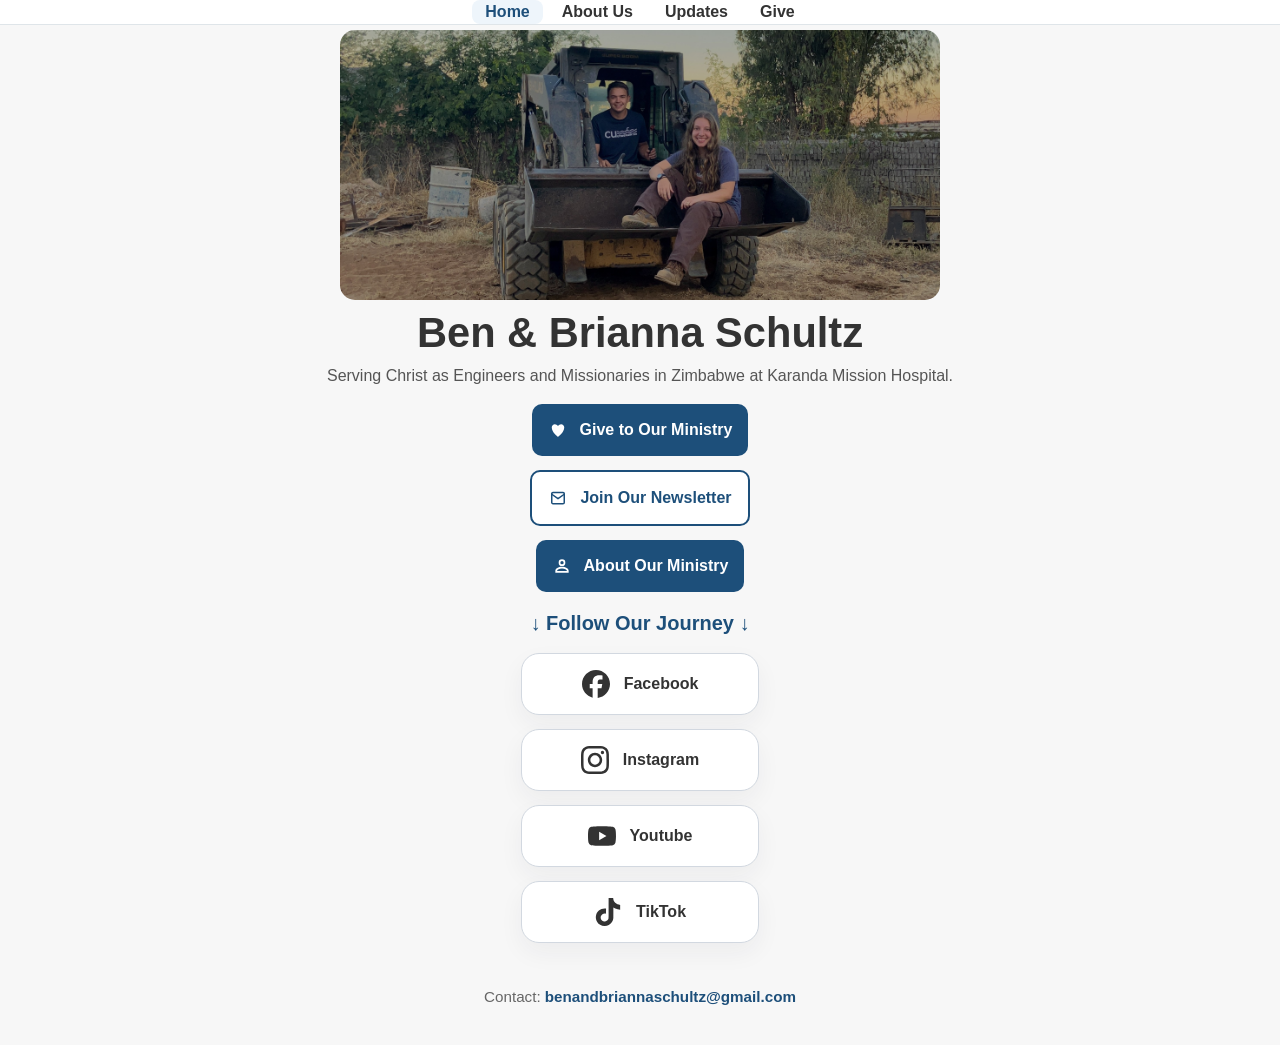
<file: index.html>
<!DOCTYPE html>
<html lang="en">
<head>
    <meta charset="UTF-8">
    <meta name="viewport" content="width=device-width, initial-scale=1.0">
    <title>Schultz Mission</title>

    <link rel="stylesheet" href="css/style.css">

</head>
<body>

    <!-- Shared navigation header used by the About and Updates pages. -->
    <header class="site-header index-header">

        <nav class="site-nav" aria-label="Main navigation">

            <!-- Home is the current page. -->
            <a class="active" aria-current="page">
                Home
            </a>

            <!-- Link to the ministry information page. -->
            <a href="about.html">
                About Us
            </a>

            <!-- Link to the previous mission updates. -->
            <a href="updates.html">
                Updates
            </a>

            <!-- External giving link opens separately from the website. -->
            <a class="nav-give"
               href="https://give.team.org/fundraiser/7651644"
               target="_blank"
               rel="noopener">
                Give
            </a>

        </nav>

    </header>

    <header class="hero">

        <img src="images/skidPic7.jpg"
             alt="Ben and Brianna Schultz">

        <h1>Ben &amp; Brianna Schultz</h1>

        <p class="tagline">
            Serving Christ as Engineers and Missionaries in Zimbabwe at Karanda Mission Hospital.
        </p>

        <nav class="primary-links">

            <a class="primary-button" href="https://give.team.org/fundraiser/7651644"
                target="_blank"
                rel="noopener">
                <span class="button-icon" aria-hidden="true">
                    <svg viewBox="0 0 24 24" fill="currentColor" xmlns="http://www.w3.org/2000/svg">
                        <path d="M12 20.25C12 20.25 4.5 15.25 4.5 8.75C4.5 6.67893 6.17893 5 8.25 5C9.716 5 10.895 5.839 12 7.25C13.105 5.839 14.284 5 15.75 5C17.8211 5 19.5 6.67893 19.5 8.75C19.5 15.25 12 20.25 12 20.25Z"/>
                    </svg>
                </span>
                <span>Give to Our Ministry</span>
            </a>

            <a class="secondary-button" href="http://eepurl.com/jtF0Jk"
                target="_blank"
                rel="noopener">
                <span class="button-icon" aria-hidden="true">
                    <svg viewBox="0 0 24 24" fill="none" xmlns="http://www.w3.org/2000/svg">
                        <path d="M4.5 6.75C4.5 5.92157 5.17157 5.25 6 5.25H18C18.8284 5.25 19.5 5.92157 19.5 6.75V17.25C19.5 18.0784 18.8284 18.75 18 18.75H6C5.17157 18.75 4.5 18.0784 4.5 17.25V6.75Z" stroke="currentColor" stroke-width="1.8" stroke-linecap="round" stroke-linejoin="round"/>
                        <path d="M4.5 7.5L12 12.75L19.5 7.5" stroke="currentColor" stroke-width="1.8" stroke-linecap="round" stroke-linejoin="round"/>
                    </svg>
                </span>
                <span>Join Our Newsletter</span>
            </a>

            <a class="tertiary-button" href="about.html">
                <span class="button-icon" aria-hidden="true">
                    <svg viewBox="0 0 24 24" fill="currentColor" xmlns="http://www.w3.org/2000/svg">
                        <path d="M12 12a4 4 0 1 0 0-8 4 4 0 0 0 0 8Zm0-6a2 2 0 1 1 0 4 2 2 0 0 1 0-4Zm0 7c-4.42 0-8 2.24-8 5v2h16v-2c0-2.76-3.58-5-8-5Zm-6 5c.36-1.49 2.76-3 6-3s5.64 1.51 6 3H6Z"/>
                    </svg>
                </span>
                <span>About Our Ministry</span>
            </a>

        </nav>

    </header>

    <main>
        <section class="social-section">
            <h2>↓ Follow Our Journey ↓</h2>

            <nav class="social-links">

                <a href="https://www.facebook.com/share/1HmLzoKZc4/?mibextid=wwXIfr"
                    target="_blank"
                    rel="noopener"> 
                    <span class="social-icon facebook" aria-hidden="true"></span>
                    <span>Facebook</span>
                </a>
                <a href="https://www.instagram.com/benandbri?igsh=dWRpb3cwbnpnN3Vt&utm_source=qr"
                    target="_blank"
                    rel="noopener"> 
                    <span class="social-icon instagram" aria-hidden="true"></span>
                    <span>Instagram</span>
                </a>

                <a href="https://youtube.com/@benandbrischultz?si=tjRYMle5JvNMGNih"
                    target="_blank"
                    rel="noopener">
                    <span class="social-icon youtube" aria-hidden="true"></span>
                    <span>Youtube</span>
                </a>

                <a href="https://www.tiktok.com/@benandbrischultz?_r=1&_t=ZS-97rFDQYE82y"
                    target="_blank"
                    rel="noopener">
                    <span class="social-icon tiktok" aria-hidden="true"></span>
                    <span>TikTok</span>
                </a>

            </nav>
        </section>
    </main>

    <footer>
        <p class="contact">
            Contact:
            <a href="mailto:benandbriannaschultz@gmail.com">
                benandbriannaschultz@gmail.com
            </a>
        </p>
    </footer>

</body>
</html>
</file>
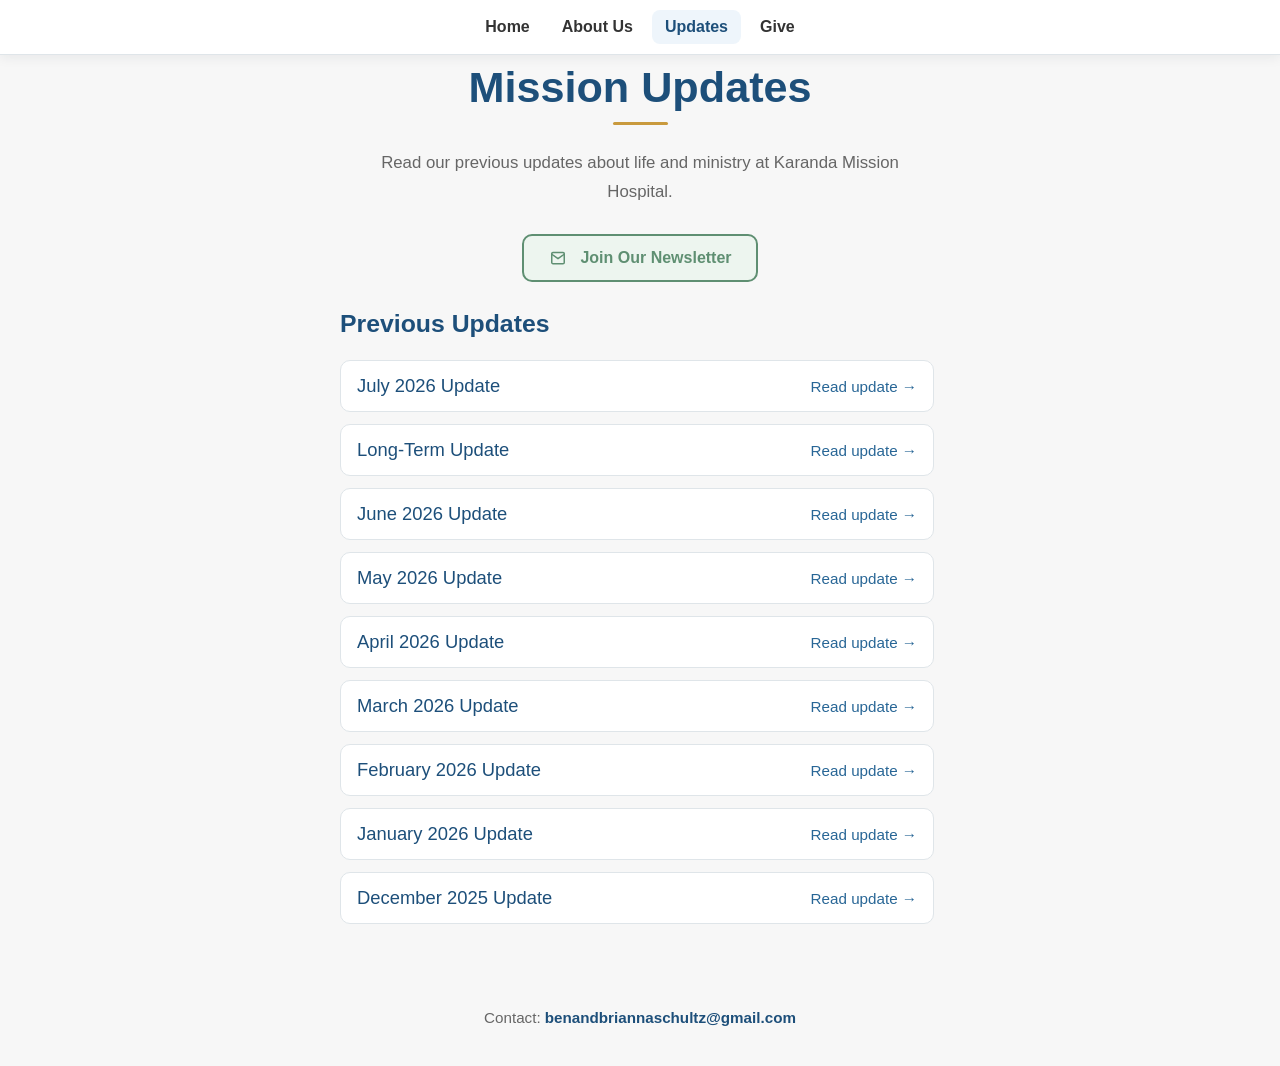
<file: updates.html>
<!--Updates page for mission website-->
<!DOCTYPE html>
<html lang="en">

<head>

    <!-- ==========================================================
    BASIC PAGE INFORMATION
    =========================================================== -->

    <!-- Tells the browser this page uses modern HTML -->
    <meta charset="UTF-8">

    <!-- Makes the website display properly on phones/tablets -->
    <meta name="viewport" content="width=device-width, initial-scale=1.0">

    <!-- Text shown in the browser tab -->
    <title>Mission Updates | Schultz Mission</title>

    <!-- ==========================================================
    SHARED WEBSITE CSS
    This is the same CSS file used by the main page.
    =========================================================== -->

    <link rel="stylesheet" href="css/style.css">

</head>


<body>

    <!-- ==========================================================
    WEBSITE HEADER
    ===========================================================

    This header will appear on the other pages of the website too.

    The goal is to give visitors a consistent way to move around
    the website regardless of which page they are currently viewing.

    Navigation:

        Home      -> returns to the main traffic-hub page
        About Us  -> current page
        Updates   -> takes visitors to past ministry updates
        Give      -> takes visitors to the external giving page

    =========================================================== -->

    <header class="site-header">

        <!-- Website / Ministry Name -->
        <!-- removing the title for now...
        <div class="site-title">
            <a href="index.html">
                Schultz Mission
            </a>
        </div>
        -->

        <!-- ======================================================
        MAIN WEBSITE NAVIGATION

        These are links to OTHER PAGES or IMPORTANT DESTINATIONS.

        Because all of these files are part of the same website,
        we can link to them using their filenames.

        Example:

            href="index.html"

        means:

            "Go to index.html in this same website."

        ======================================================= -->

        <nav class="site-nav">

            <!-- HOME -->
            <a href="index.html">
                Home
            </a>

            <a href="about.html">
                About Us
            </a>

            <a class="active" aria-current="page">
                Updates
            </a>

            <a class="nav-give"
               href="https://give.team.org/fundraiser/7651644"
               target="_blank"
               rel="noopener">

                Give

            </a>

        </nav>

    </header>


    <!-- ==========================================================
    MAIN PAGE CONTENT
    ===========================================================

    Everything specific to the About Us page goes inside <main>.

    This helps keep the website organized and is good semantic HTML.

    =========================================================== -->

    <main class="updates-page">

        <!-- This introduction tells visitors what this page is for. -->
        <section class="updates-intro">
            <!-- This is the main heading for the updates hub. -->
            <h1>Mission Updates</h1>
            <!-- This sentence gives context before the links begin. -->
            <p>Read our previous updates about life and ministry at Karanda Mission Hospital.</p>
        </section>

        <!-- This link invites visitors to receive future mission updates by email. -->
        <a class="updates-newsletter-button"
           href="http://eepurl.com/jtF0Jk"
           target="_blank"
           rel="noopener">
            <!-- The envelope icon gives the newsletter action a quick visual cue. -->
            <span class="button-icon" aria-hidden="true">
                <svg viewBox="0 0 24 24" fill="none" xmlns="http://www.w3.org/2000/svg">
                    <path d="M4.5 6.75C4.5 5.92157 5.17157 5.25 6 5.25H18C18.8284 5.25 19.5 5.92157 19.5 6.75V17.25C19.5 18.0784 18.8284 18.75 18 18.75H6C5.17157 18.75 4.5 18.0784 4.5 17.25V6.75Z" stroke="currentColor" stroke-width="1.8" stroke-linecap="round" stroke-linejoin="round"/>
                    <path d="M4.5 7.5L12 12.75L19.5 7.5" stroke="currentColor" stroke-width="1.8" stroke-linecap="round" stroke-linejoin="round"/>
                </svg>
            </span>
            <span>Join Our Newsletter</span>
        </a>

        <!-- This section contains every available update in one chronological list. -->
        <section class="updates-section" aria-labelledby="updates-list-heading">
            <!-- This heading gives the list a clear name for all visitors and screen readers. -->
            <h2 id="updates-list-heading">Previous Updates</h2>

            <!-- An ordered list communicates that the updates are arranged by date. -->
            <ol class="updates-list">
                <!-- Each list item contains one large link to a complete update. -->
                <li class="update-item">
                    <a class="update-link" href="updates/Jul2026.html" target="_blank" rel="noopener">
                        <span class="update-link-text">July 2026 Update</span>
                        <span class="update-link-action">Read update <span aria-hidden="true">&rarr;</span></span>
                    </a>
                </li>
                <li class="update-item">
                    <a class="update-link" href="updates/LongTermUpdate.html" target="_blank" rel="noopener">
                        <span class="update-link-text">Long-Term Update</span>
                        <span class="update-link-action">Read update <span aria-hidden="true">&rarr;</span></span>
                    </a>
                </li>
                <li class="update-item">
                    <a class="update-link" href="updates/Jun2026.html" target="_blank" rel="noopener">
                        <span class="update-link-text">June 2026 Update</span>
                        <span class="update-link-action">Read update <span aria-hidden="true">&rarr;</span></span>
                    </a>
                </li>
                <li class="update-item">
                    <a class="update-link" href="updates/May2026.html" target="_blank" rel="noopener">
                        <span class="update-link-text">May 2026 Update</span>
                        <span class="update-link-action">Read update <span aria-hidden="true">&rarr;</span></span>
                    </a>
                </li>
                <li class="update-item">
                    <a class="update-link" href="updates/Apr2026.html" target="_blank" rel="noopener">
                        <span class="update-link-text">April 2026 Update</span>
                        <span class="update-link-action">Read update <span aria-hidden="true">&rarr;</span></span>
                    </a>
                </li>
                <li class="update-item">
                    <a class="update-link" href="updates/Mar2026.html" target="_blank" rel="noopener">
                        <span class="update-link-text">March 2026 Update</span>
                        <span class="update-link-action">Read update <span aria-hidden="true">&rarr;</span></span>
                    </a>
                </li>
                <li class="update-item">
                    <a class="update-link" href="updates/Feb2026.html" target="_blank" rel="noopener">
                        <span class="update-link-text">February 2026 Update</span>
                        <span class="update-link-action">Read update <span aria-hidden="true">&rarr;</span></span>
                    </a>
                </li>
                <li class="update-item">
                    <a class="update-link" href="updates/Jan2026.html" target="_blank" rel="noopener">
                        <span class="update-link-text">January 2026 Update</span>
                        <span class="update-link-action">Read update <span aria-hidden="true">&rarr;</span></span>
                    </a>
                </li>
                <li class="update-item">
                    <a class="update-link" href="updates/Dec2025.html" target="_blank" rel="noopener">
                        <span class="update-link-text">December 2025 Update</span>
                        <span class="update-link-action">Read update <span aria-hidden="true">&rarr;</span></span>
                    </a>
                </li>
            </ol>
        </section>

    </main>


    <!-- ==========================================================
    FOOTER
    ===========================================================

    The footer can eventually be shared across all pages.

    It provides another place for visitors to find contact
    information.

    =========================================================== -->

    <footer>

        <p class="contact">

            Contact:

            <a href="mailto:benandbriannaschultz@gmail.com">
                benandbriannaschultz@gmail.com
            </a>

        </p>

    </footer>


</body>
</html>
</file>
<file: css/style.css>
/* ==========================================================
   PAGE-WIDE SETTINGS
   These affect the entire website unless overridden later.
   ========================================================== */

body {

    /* Remove browser's default white border around page */
    margin: 0;

    /* Light gray page background */
    background: #f7f7f7;

    /* Default font used throughout site */
    font-family: "Segoe UI", sans-serif;

    /* Default text color */
    color: #333;
}

:root {
    --primary-brand-color: #1d4f7a;
    --primary-brand-color-transparent: rgba(29, 79, 122, 0.85);
    --accent-gold: #c99a3d;
    --light-blue: #eef5fb;
    --light-gray-background: #f7f7f7;
    --accent-green: #5f8f72;
    --light-green: #edf5ef;
    --social-icon-color: var(--primary-brand-color);
    --social-button-width: 200px;
}


/* ==========================================================
   HERO SECTION
   The main container holding:
   - Photo
   - Names
   - Mission statement
   - Buttons
   - Social links

   max-width prevents content becoming too wide on desktop.
   margin:auto centers the container.
   ========================================================== */

.hero {

    /* Maximum width of content area */
    max-width: 900px;

    /* Center content horizontally */
    margin: auto;

    /* Top/Bottom padding | Left/Right padding */
    padding: 20px 10px;

    /* Center-align all text inside hero */
    text-align: center;
}


/* ==========================================================
   FAMILY PHOTO
   Controls image size, crop, and shape.
   ========================================================== */

.hero img {

    /* Responsive width:
       min 200px
       preferred 90% of screen width
       max 600px
    */
    width: clamp(200px, 90vw, 600px);

    /* Responsive height */
    height: clamp(70px, 43vw, 270px);

    /* Fill frame without stretching image */
    object-fit: cover;

    /* Move crop area upward.
       Increase second number to show lower parts.
       Decrease to show more sky/head area.
    */
    object-position: center 25%;

    /* Rounded corner size */
    border-radius: 15px;

    /* Space below photo */
    margin-bottom: 5px;
}


/* ==========================================================
   MAIN TITLE
   Controls:
   "Ben & Brianna Schultz"
   ========================================================== */

h1 {

    /* Remove default heading spacing */
    margin: 0;

    /* Responsive font size */
    font-size: clamp(1.8rem, 6vw, 2.6rem);
}


/* ==========================================================
   MISSION STATEMENT
   Controls:
   "Serving Christ as Engineers..."
   ========================================================== */

.tagline {

    /* Prevent text becoming too wide on desktop */
    max-width: 650px;

    /* Top | Left/Right | Bottom spacing */
    margin: 5px auto 15px;

    /* Space between wrapped lines */
    line-height: 1.7;

    /* Text size */
    font-size: 1rem;

    /* Slightly lighter than main text */
    color: #555;
}


/* ==========================================================
   PRIMARY ACTION BUTTONS
   Controls:
   - Give to Our Ministry
   - Join Our Newsletter

   Flexbox stacks buttons vertically.
   ========================================================== */

.primary-links {

    /* Turn on Flexbox */
    display: flex;

    /* Stack children vertically */
    flex-direction: column;

    /* Space between buttons */
    gap: 14px;

    /* Center buttons horizontally */
    align-items: center;

    /* Space below button section */
    margin-bottom: 0px;
}


/* ==========================================================
   SHARED BUTTON STYLING

   Applies to:
   - Give button
   - Newsletter button
   - Social media buttons

   Anything here affects ALL of them.
   ========================================================== */

.primary-button,
.secondary-button,
.tertiary-button,
.social-links a {

    /* Remove underline */
    text-decoration: none;

    /* Internal spacing around text */
    padding: 16px;

    /* Rounded corners */
    border-radius: 10px;

    /* Semi-bold text */
    font-weight: 600;

    /* Smooth hover animation */
    transition: .2s;
}

.primary-button,
.secondary-button,
.tertiary-button {
    display: flex;
    align-items: center;
    justify-content: center;
    gap: 12px;
}

.button-icon {
    display: inline-flex;
    align-items: center;
    justify-content: center;
    width: 20px;
    height: 20px;
    flex-shrink: 0;
}

.button-icon svg {
    display: block;
    width: 100%;
    height: 100%;
}

.primary-button .button-icon {
    color: #ffffff;
}

.secondary-button .button-icon {
    color: #1d4f7a;
}

.tertiary-button .button-icon {
    color: #ffffff;
}

/* ==========================================================
   DONATION BUTTON
   ========================================================== */

.primary-button {

    background: #1d4f7a;
    color: white;
}

.primary-button:hover {

    /* Darker blue when mouse hovers */
    background: #286696;
}


/* ==========================================================
   NEWSLETTER BUTTON
   ========================================================== */

.secondary-button {

    background: white;

    color: #1d4f7a;

    border: 2px solid #1d4f7a;
}

.secondary-button:hover {

    background: #eef5fb;
}

/* ==========================================================
   About Us BUTTON
   ========================================================== */

.tertiary-button {

    background: #1d4f7a;
    color: white;
}

.tertiary-button:hover {

    /* Darker blue when mouse hovers */
    background: #286696;
}

/* ==========================================================
   SOCIAL MEDIA SECTION
   Controls layout of Facebook/Instagram/etc.
   ========================================================== */

.social-links {

    display: flex;

    /* Stack social buttons vertically */
    flex-direction: column;

    /* Space between social buttons */
    gap: 12px;

    /* Set width to fit text*/
    align-items: center;

}


/* ==========================================================
   INDIVIDUAL SOCIAL BUTTONS
   ========================================================== */

.social-links a {

    /* Icon and text side-by-side */
    display: flex;

    /* Vertically align icon and text */
    align-items: center;

    /* Space between icon and text */
    gap: 12px;

    background: white;

    color: #333;

    border: 1px solid #ddd;
}

.social-links a:hover {

    background: #f2f2f2;
}


/* ==========================================================
   SOCIAL MEDIA ICONS
   Controls ONLY the SVG icon size.
   ========================================================== */

.social-links img {

    width: 24px; /* width of the icons */
    
    height: 24px;
    
    border-radius: 0px;
}

/* ==========================================================
   CONTACT INFORMATION
   ========================================================== */

.contact {

    margin-top: 25px;

    font-size: 0.95rem;

    color: #666;
}

.contact a {

    color: #1d4f7a;

    text-decoration: none;

    font-weight: 600;
}

.contact a:hover {

    text-decoration: underline;
}

/* ==========================================================
   FOOTER
   ========================================================== */

footer {

    margin-top: 30px;

    padding: 20px 10px;

    text-align: center;
}

/* ==========================================================
   SOCIAL SECTION
   Social follow links moved outside the header.
   ========================================================== */

.social-section {

    max-width: 900px;

    margin: 0 auto;

    padding: 0px 10px 0px;

    text-align: center;
}

.social-section h2 {

    margin-bottom: 18px;

    font-size: 1.25rem;

    font-weight: 700;

    color: #1d4f7a;
}

.social-links {

    display: flex;

    flex-direction: column;

    gap: 14px;

    align-items: stretch;

}

.social-links a {

    display: flex;

    justify-content: center;

    align-items: center;

    gap: 14px;

    background: #ffffff;

    color: inherit;

    border: 1px solid #d2d8e0;

    box-shadow: 0 10px 25px rgba(31, 41, 55, 0.05);

    border-radius: 18px;

    padding: 16px 18px;

    width: min(100%, var(--social-button-width));

    margin: 0 auto;

    transition: background .2s ease, border-color .2s ease, transform .2s ease;

}

.social-links a:hover {

    background: #f4fbff;

    border-color: #aac9e5;

    transform: translateY(-1px);

}

.social-icon {

    width: 28px;

    height: 28px;

    flex-shrink: 0;

    background-color: currentColor;

    mask-size: contain;

    mask-repeat: no-repeat;

    mask-position: center;

    -webkit-mask-size: contain;

    -webkit-mask-repeat: no-repeat;

    -webkit-mask-position: center;

}

.social-icon.facebook {

    mask-image: url("../icons/facebook.svg");

    -webkit-mask-image: url("../icons/facebook.svg");

}

.social-icon.instagram {

    mask-image: url("../icons/instagram.svg");

    -webkit-mask-image: url("../icons/instagram.svg");

}

.social-icon.youtube {

    mask-image: url("../icons/youtube.svg");

    -webkit-mask-image: url("../icons/youtube.svg");

}

.social-icon.tiktok {

    mask-image: url("../icons/tiktok.svg");

    -webkit-mask-image: url("../icons/tiktok.svg");

}

.social-links span {

    font-size: 1rem;

    font-weight: 600;

    color: inherit;

}


/* ======================================================================================================================
ABOUT PAGE
These styles are used by about.html.

The existing CSS above this section controls the original
home page. These styles are specifically for the new pages.
========================================================== */



/* ==========================================================
   COLOR VARIABLES
   ==========================================================

   These are only used by the About page.

   If you want to experiment with colors later, this is a
   convenient place to change them.
   ========================================================== */

:root {

    /* Main Schultz Mission blue */
    --about-blue: #1d4f7a;

    /* Slightly lighter blue for hover effects */
    --about-blue-light: #286696;

    /* Very light blue background */
    --about-light-blue: #eef5fb;

    /* Muted green accent */
    --about-green: #5f8f72;

    /* Very light green background */
    --about-light-green: #edf5ef;

    /* Small gold accent */
    --about-gold: #c99a3d;

    /* Main page background */
    --about-background: #f7f7f7;

    /* White content background */
    --about-white: #ffffff;

    /* Main text color */
    --about-text: #333333;

    /* Slightly softer text */
    --about-muted-text: #666666;

    /* Light border color */
    --about-border: #dfe5e9;
}


/* ==========================================================
   STICKY WEBSITE HEADER
   ==========================================================

   This header stays visible while the visitor scrolls.

   This is especially useful on a long About page because
   visitors can always get back to Home / Updates / Give.
   ========================================================== */

.site-header {

    /* Keep the navigation visible during scrolling */
    position: sticky;

    /* Stick to the very top of the browser */
    top: 0;

    /* Keep the navigation above everything else */
    z-index: 1000;

    /* White background */
    background: rgba(255, 255, 255, 0.96);

    /* Slight blur behind the header on supported browsers */
    backdrop-filter: blur(8px);

    /* Subtle line underneath */
    border-bottom: 1px solid var(--about-border);

    /* Small shadow */
    box-shadow: 0 2px 12px rgba(31, 41, 55, 0.08);

    /* Internal spacing */
    padding: 10px;
}


/* ==========================================================
   WEBSITE NAVIGATION
   ========================================================== */

.site-nav {

    /* Put navigation links in a row */
    display: flex;

    /* Center the navigation */
    justify-content: center;

    /* Allow links to wrap on smaller screens */
    flex-wrap: wrap;

    /* Space between links */
    gap: 6px;

}


/* ==========================================================
   NORMAL NAVIGATION LINKS
   ========================================================== */

.site-nav a {

    /* Remove underline */
    text-decoration: none;

    /* Normal text color */
    color: var(--about-text);

    /* Increase clickable area */
    padding: 8px 13px;

    /* Rounded corners */
    border-radius: 8px;

    /* Slightly bold */
    font-weight: 600;

    /* Smooth hover animation */
    transition:
        background 0.2s ease,
        color 0.2s ease,
        transform 0.2s ease;
}


/* ==========================================================
   NAVIGATION HOVER
   ========================================================== */

.site-nav a:hover {

    /* Light blue background */
    background: var(--about-light-blue);

    /* Brand blue text */
    color: var(--about-blue);

}


/* ==========================================================
   CURRENT PAGE

   The About Us link gets the "active" class in about.html.

   This makes it visually obvious which page the visitor is
   currently reading.
   ========================================================== */

.site-nav .active {

    background: var(--about-light-blue);

    color: var(--about-blue);

    font-weight: 700;

}


/* ==========================================================
   ABOUT PAGE CONTAINER
   ==========================================================

   This controls the overall width of the About page.

   The page is intentionally narrower than a typical full-width
   website because long paragraphs become difficult to read when
   they stretch too far across a desktop screen.
   ========================================================== */

.about-page {

    /* Maximum width of the entire page */
    max-width: 1000px;

    /* Center the page */
    margin: 0 auto;

    /* Horizontal breathing room */
    padding: 0 20px 60px;

}


/* ==========================================================
   ABOUT PAGE INTRODUCTION
   ==========================================================

   This is the large title at the beginning of the page.

   Unlike the other sections, this is NOT a card.
   We want it to feel like the beginning of a story.
   ========================================================== */

.about-intro {

    /* Center the heading */
    text-align: center;

    /* Space above and below */
    padding: 55px 20px 45px;

}


/* ==========================================================
   ABOUT PAGE MAIN TITLE
   ========================================================== */

.about-intro h1 {

    /* Large responsive heading */
    font-size: clamp(2.2rem, 6vw, 3.4rem);

    /* Remove default margin */
    margin: 0;

    /* Brand blue */
    color: var(--about-blue);

    /* Slightly tighter letter spacing */
    letter-spacing: -0.02em;

}


/* ==========================================================
   SMALL GOLD ACCENT UNDER THE MAIN TITLE
   ==========================================================

   This creates a decorative line without requiring another
   HTML element.

   The "after" pseudo-element is generated automatically by CSS.
   ========================================================== */

.about-intro h1::after {

    content: "";

    /* Make it a small block */
    display: block;

    /* Width of the gold line */
    width: 55px;

    /* Height of the line */
    height: 3px;

    /* Gold accent */
    background: var(--about-gold);

    /* Center the line */
    margin: 18px auto 0;

    /* Slightly rounded ends */
    border-radius: 10px;

}


/* ==========================================================
   GENERAL ABOUT SECTION
   ==========================================================

   IMPORTANT:

   We are deliberately NOT making every section a white card.

   Instead, sections are allowed to breathe naturally on the
   page. Individual sections will receive their own visual
   treatment when appropriate.
   ========================================================== */

.about-section {

    /* Space between major sections */
    margin-bottom: 55px;

}


/* ==========================================================
   GENERAL SECTION HEADINGS
   ========================================================== */

.about-section h2 {

    /* Brand blue */
    color: var(--about-blue);

    /* Responsive heading */
    font-size: clamp(1.6rem, 4vw, 2rem);

    /* Remove default top spacing */
    margin-top: 0;

    /* Space below heading */
    margin-bottom: 22px;

    /* Slightly tighter lettering */
    letter-spacing: -0.01em;

}


/* ==========================================================
   GENERAL ABOUT PAGE PARAGRAPHS
   ========================================================== */

.about-section p {

    /* Comfortable reading line height */
    line-height: 1.8;

    /* Slightly larger than normal body text */
    font-size: 1.02rem;

    /* Space between paragraphs */
    margin: 0 0 18px;

    /* Main text color */
    color: var(--about-text);

}


/* Remove bottom margin from the final paragraph */

.about-section p:last-child {

    margin-bottom: 0;

}


/* ==========================================================
   NORMAL LINKS INSIDE ABOUT PAGE TEXT
   ========================================================== */

.about-section a:not(.about-button) {

    /* Brand blue */
    color: var(--about-blue);

    /* Make links easy to notice */
    font-weight: 600;

}


/* Underline links when hovered */

.about-section a:not(.about-button):hover {

    text-decoration: underline;

}


/* ==========================================================
   WHO WE ARE
   ==========================================================

   Desktop layout:

       IMAGE | TEXT

   Mobile layout:

       IMAGE
       TEXT

   CSS Grid handles the transition.
   ========================================================== */

.who-we-are {

    /* Two-column layout */
    display: grid;

    /* Image takes slightly less space than text */
    grid-template-columns: 0.9fr 1.1fr;

    /* Space between image and text */
    gap: 45px;

    /* Vertically center the two sides */
    align-items: center;

    /* White background */
    background: var(--about-white);

    /* Internal spacing */
    padding: 35px;

    /* Rounded corners */
    border-radius: 18px;

    /* Very subtle border */
    border: 1px solid var(--about-border);

    /* Very subtle shadow */
    box-shadow: 0 8px 25px rgba(31, 41, 55, 0.05);

}


/* ==========================================================
   WHO WE ARE IMAGE CONTAINER
   ========================================================== */

.story-image {

    /* Prevent image from overflowing */
    overflow: hidden;

    /* Rounded corners */
    border-radius: 15px;

}


.story-gallery {
    width: 100%;
}

.about-video {
    grid-column: 1 / -1;
    width: 100%;
    min-width: 0;
}

.video-frame {
    position: relative;
    width: 100%;
    max-width: 700px;
    margin-inline: auto;
    aspect-ratio: 16 / 9;
    overflow: hidden;
    border-radius: 15px;
    background: #17212b;
    box-shadow: 0 10px 25px rgba(31, 41, 55, 0.08);
}

.video-frame iframe,
.video-play,
.video-play img {
    position: absolute;
    inset: 0;
    width: 100%;
    height: 100%;
}

.video-frame iframe {
    display: block;
    border: 0;
}

.video-play {
    display: grid;
    place-items: center;
    padding: 0;
    overflow: hidden;
    border: 0;
    background: #17212b;
    cursor: pointer;
}

.video-play img {
    object-fit: cover;
}

.video-play-icon {
    position: relative;
    display: grid;
    place-items: center;
    width: clamp(48px, 8vw, 72px);
    height: clamp(48px, 8vw, 72px);
    font-size: clamp(1.2rem, 3vw, 1.8rem);
    padding-left: 5px;
    border-radius: 50%;
    background: rgba(77, 78, 78, 0.6);
    color: #fff;
    font-size: 1.8rem;
    transition: transform 0.2s ease, background 0.2s ease;
}

.video-play:hover .video-play-icon,
.video-play:focus-visible .video-play-icon {
    transform: scale(1.08);
    background: rgba(40, 102, 150, 0.6);
}

.video-play:focus-visible {
    outline: 3px solid var(--about-gold);
    outline-offset: -5px;
}

.gallery-frame {
    position: relative;
    overflow: hidden;
    border-radius: 15px;
    background: #f3f3f3;
    box-shadow: 0 10px 25px rgba(31, 41, 55, 0.08);
}

.gallery-frame .about-image {
    width: 100%;
    display: block;
    height: 360px;
    object-fit: cover;
    object-position: center 25%;
    z-index: 1;
}

.gallery-btn {
    position: absolute;
    bottom: 12px;
    z-index: 2;
    border: 0;
    background: rgba(255, 255, 255, 0.6);
    color: var(--about-blue);
    width: 36px;
    height: 36px;
    border-radius: 30%;
    cursor: pointer;
    padding: 0;
    display: flex;
    align-items: center;
    justify-content: center;
}

.gallery-btn svg {
    width: 30px;
    height: 30px;
    display: block;
}

.gallery-btn:hover,
.gallery-btn:focus-visible {
    background: rgba(248, 244, 234, 0.8);
    outline: none;
}

.prev-btn {
    left: 12px;
}

.next-btn {
    right: 12px;
}


/* ==========================================================
   WHO WE ARE IMAGE
   ========================================================== */

.story-image .about-image {

    /* Fill the available width */
    width: 100%;

    /* Make image responsive */
    display: block;

    /* Give desktop image a consistent height */
    height: 360px;

    /* Crop image rather than stretch it */
    object-fit: cover;

    /* Focus slightly toward the top */
    object-position: center 25%;

}


/* ==========================================================
   WHO WE ARE TEXT
   ========================================================== */

.story-text h2 {

    /* Remove unnecessary top spacing */
    margin-top: 0;

}


/* ==========================================================
   MISSION SECTION
   ==========================================================

   The mission is important enough that it gets its own visual
   treatment.

   Light green background ties into the ministry / Africa /
   service theme without overpowering the blue branding.
   ========================================================== */

.mission-section {

    /* Light green background */
    background: var(--about-light-green);

    /* Internal spacing */
    padding: 40px;

    /* Rounded corners */
    border-radius: 18px;

    /* Small green accent border */
    border-left: 5px solid var(--about-green);

}


/* Mission heading */

.mission-section h2 {

    /* Green heading */
    color: var(--about-green);

}


/* ==========================================================
   MISSION STATEMENT
   ==========================================================

   This is the most important text inside the Mission section.

   It gets larger type and more visual emphasis.
   ========================================================== */

.mission-statement {

    /* Remove normal paragraph appearance */
    background: #ffffff;

    /* Internal spacing */
    padding: 25px 28px;

    /* Rounded corners */
    border-radius: 12px;

    /* Green line on the left */
    border-left: 4px solid var(--about-green);

    /* Slightly larger text */
    font-size: 1.12rem !important;

    /* Slightly stronger text */
    font-weight: 600;

    /* Comfortable line height */
    line-height: 1.8 !important;

    /* Subtle shadow */
    box-shadow: 0 5px 18px rgba(31, 41, 55, 0.05);

}


/* ==========================================================
   OUR CALLING
   ==========================================================

   The Calling section itself is intentionally simple.

   The interesting layout happens inside .calling-stories.
   ========================================================== */

.calling-section {

    /* Normal section spacing */
    padding-top: 5px;

}


/* ==========================================================
   CALLING STORIES GRID
   ==========================================================

   Desktop:

       Brianna | Ben

   Together will span the full width underneath.

   We use CSS Grid so the layout can automatically collapse
   on smaller screens.
   ========================================================== */

.calling-stories {

    /* Turn on CSS Grid */
    display: grid;

    /* Two equal columns */
    grid-template-columns: repeat(2, 1fr);

    /* Space between stories */
    gap: 25px;

}


/* ==========================================================
   COLLAPSIBLE CALLING STORIES
   ==========================================================

   Brianna, Ben, and Together use the native HTML <details>
   element.

   This means:

       Closed:
       [ Brianna
         short teaser
         Read Brianna's story      > ]

       Open:
       [ Brianna
         short teaser
         Read Brianna's story      v

         full story...
         full story...
         full story...
       ]

   No JavaScript is required.
   ========================================================== */


/* ==========================================================
   PERSON STORY CONTAINER
   ========================================================== */

.person-story {

    /* Remove browser's default details styling */
    background: var(--about-white);

    /* Internal spacing */
    padding: 0;

    /* Rounded corners */
    border-radius: 16px;

    /* Light border */
    border: 1px solid var(--about-border);

    /* Subtle shadow */
    box-shadow: 0 6px 20px rgba(31, 41, 55, 0.04);

    /* Prevent content from overflowing */
    overflow: hidden;

}


/* ==========================================================
   STORY SUMMARY
   ==========================================================

   The summary is the part visitors click.

   The cursor change helps communicate that it is clickable.
   ========================================================== */

.person-story summary {

    /* Make the entire summary clickable */
    cursor: pointer;

    /* Internal spacing */
    padding: 28px 30px;

    /* Remove browser outline appearance */
    list-style: none;

}


/* Remove the default triangle supplied by some browsers */

.person-story summary::-webkit-details-marker {

    display: none;

}


/* ==========================================================
   PERSON NAME
   ========================================================== */

.person-story summary h3 {

    /* Brand blue */
    color: var(--about-blue);

    /* Responsive heading */
    font-size: 1.45rem;

    /* Remove default margins */
    margin: 0 0 12px;

}


/* ==========================================================
   STORY TEASER
   ==========================================================

   This is the small preview of the story.

   It gives visitors a reason to expand the section.
   ========================================================== */

.story-teaser {

    /* Normal text color */
    color: var(--about-muted-text);

    /* Comfortable line height */
    line-height: 1.65;

    /* Slightly smaller than full story */
    font-size: 0.98rem;

    /* Space above the read-more text */
    margin: 0 0 16px;

}


/* ==========================================================
   READ MORE INDICATOR
   ========================================================== */

.read-more {

    /* Make it appear on its own line */
    display: block;

    /* Brand blue */
    color: var(--about-blue);

    /* Slightly bold */
    font-weight: 700;

    /* Small size */
    font-size: 0.9rem;

}


/* Add an arrow after the text */

.read-more::after {

    content: " ↓";

    /* Small gold accent */
    color: var(--about-gold);

}


/* ==========================================================
   OPEN STORY
   ==========================================================

   When the <details> element is open, we can slightly change
   the visual treatment.
   ========================================================== */

.person-story[open] summary {

    /* Light blue background */
    background: var(--about-light-blue);

}


/* Change the arrow when the story is open */

.person-story[open] .read-more::after {

    content: " ↑";

}


/* ==========================================================
   FULL STORY CONTENT
   ========================================================== */

.story-content {

    /* Space around the actual story */
    padding: 25px 30px 30px;

    /* Thin divider between teaser and full story */
    border-top: 1px solid var(--about-border);

}


/* Normal paragraphs inside the expanded story */

.story-content p {

    /* Comfortable reading line height */
    line-height: 1.8;

    /* Normal text size */
    font-size: 1.02rem;

    /* Space between paragraphs */
    margin: 0 0 18px;

}


/* Remove margin from final paragraph */

.story-content p:last-child {

    margin-bottom: 0;

}


/* ==========================================================
   TOGETHER STORY

   The third .person-story is the "Together" story.

   It spans both columns on desktop.
   ========================================================== */

.person-story:nth-child(3) {

    /* Span the full width of the grid */
    grid-column: 1 / -1;

    /* Slightly different background */
    background: var(--about-light-blue);

    /* Blue accent */
    border-top: 4px solid var(--about-blue);

}


/* ==========================================================
   TOGETHER HEADING
   ========================================================== */

.person-story:nth-child(3) h3 {

    /* Blue heading */
    color: var(--about-blue);

}


/* ==========================================================
   KARANDA SECTION
   ==========================================================

   Desktop:

       IMAGE | TEXT

   Mobile:

       IMAGE
       TEXT

   This intentionally resembles Who We Are but is slightly
   different so the page does not feel repetitive.
   ========================================================== */

.karanda-section {

    /* Two-column layout */
    display: grid;

    /* Equal columns */
    grid-template-columns: 1fr 1fr;

    /* Space between columns */
    gap: 40px;

    /* Vertically center */
    align-items: center;

    /* White background */
    background: var(--about-white);

    /* Internal spacing */
    padding: 35px;

    /* Rounded corners */
    border-radius: 18px;

    /* Border */
    border: 1px solid var(--about-border);

    /* Shadow */
    box-shadow: 0 8px 25px rgba(31, 41, 55, 0.05);

}


/* ==========================================================
   KARANDA IMAGE
   ========================================================== */

.karanda-image {
    min-height: 330px;
    border-radius: 15px;
    overflow: hidden;
}

.karanda-image img {
    width: 100%;
    height: 330px;
    object-fit: cover;
    display: block;
}


/* ==========================================================
   KARANDA HEADING
   ========================================================== */

.karanda-text h2 {

    /* Slightly smaller because the heading is long */
    font-size: clamp(1.4rem, 3vw, 1.8rem);

}


/* ==========================================================
   ENGINEERING SECTION
   ==========================================================

   Notice that this is intentionally the OPPOSITE direction
   from Karanda.

   Desktop:

       TEXT | IMAGE

   This gives the page visual movement as the visitor scrolls.
   ========================================================== */

.engineering-section {

    /* Two columns */
    display: grid;

    /* Equal width */
    grid-template-columns: 1fr 1fr;

    /* Space between sides */
    gap: 40px;

    /* Vertically center */
    align-items: center;

    /* Light green background */
    background: var(--about-light-green);

    /* Internal spacing */
    padding: 40px;

    /* Rounded corners */
    border-radius: 18px;

    /* Green accent */
    border-top: 4px solid var(--about-green);

}


/* ==========================================================
   ENGINEERING IMAGE
   ========================================================== */

.engineering-image {

    /* Give the future image a defined area */
    min-height: 350px;

    /* Rounded corners */
    border-radius: 15px;

    /* Hide overflow */
    overflow: hidden;

    /* Vertically align the image to the top of the container */
    align-self: start;

    margin-top: 70px;

}

.engineering-image img {

    /* Fill container */
    width: 100%;

    height: 350px;

    /* Crop instead of stretching */
    object-fit: cover;

    /* Remove inline-image spacing */
    display: block;

}


/* ==========================================================
   ABOUT PAGE BUTTONS
   ==========================================================

   These are still available if we decide to use buttons at
   the bottom of the page later.
   ========================================================== */

.about-button {

    /* Make link behave like a button */
    display: inline-block;

    /* Brand blue */
    background: var(--about-blue);

    /* White text */
    color: #ffffff;

    /* Remove underline */
    text-decoration: none;

    /* Internal spacing */
    padding: 12px 18px;

    /* Rounded corners */
    border-radius: 10px;

    /* Bold enough to look like a button */
    font-weight: 600;

    /* Smooth animation */
    transition:
        background 0.2s ease,
        transform 0.2s ease;

}


/* Button hover */

.about-button:hover {

    background: var(--about-blue-light);

    transform: translateY(-1px);

}


/* ==========================================================
   FOOTER
   ========================================================== */

footer {

    /* Space above footer */
    margin-top: 20px;

    /* Internal spacing */
    padding: 25px 10px;

    /* Center text */
    text-align: center;

}


/* ==========================================================
   CONTACT INFORMATION
   ========================================================== */

.contact {

    margin-top: 0;

    font-size: 0.95rem;

    color: var(--about-muted-text);

}


/* Contact email */

.contact a {

    color: var(--about-blue);

    text-decoration: none;

    font-weight: 600;

}


/* Contact hover */

.contact a:hover {

    text-decoration: underline;

}


/* ==========================================================
   TABLET / SMALL LAPTOP
   ==========================================================

   At this point the three Calling stories become a little
   more cramped, so we give them more room.

   The two personal stories remain side-by-side.
   ========================================================== */

@media (max-width: 800px) {


    /* ------------------------------------------------------
       WHO WE ARE
       ------------------------------------------------------

       Move from:

           IMAGE | TEXT

       toward:

           IMAGE
           TEXT

       This gives the content more breathing room.
       ------------------------------------------------------ */

    .who-we-are {

        grid-template-columns: 1fr;

        gap: 30px;

    }
    .story-gallery {
        width: min(100%, 520px);
        margin: 0 auto;
    }

    .gallery-frame {
        width: 100%;
    }


    /* Reduce image height slightly */

    .story-image .about-image {

        height: 320px;

    }

    /* ==========================================================
    MOBILE COLLAPSIBLE STORIES
    ========================================================== */

    .person-story summary {

        /* Reduce horizontal padding on phones */
        padding: 23px 22px;

    }


    .story-content {

        /* Reduce padding on phones */
        padding: 22px;

    }


    /* Make teaser slightly smaller on phones */

    .story-teaser {

        font-size: 0.95rem;

    }
    /* ------------------------------------------------------
       KARANDA
       ------------------------------------------------------ */

    .karanda-section {

        grid-template-columns: 1fr;

        gap: 30px;

    }


    /* ------------------------------------------------------
       ENGINEERING
       ------------------------------------------------------ */

    .engineering-section {

        grid-template-columns: 1fr;

        gap: 30px;

    }


    /* Give the engineering image slightly less height */

    .engineering-image {

        min-height: 300px;

        order: -1; /* Move the image above the text on mobile */

        margin-top: 0;

    }


    .engineering-image img {

        height: 300px;

    }

}


/* ==========================================================
   MOBILE
   ==========================================================

   This is where the page becomes a comfortable single-column
   reading experience.

   Everything should stack naturally as the visitor scrolls.
   ========================================================== */

@media (max-width: 600px) {

    /* ------------------------------------------------------
       PAGE CONTAINER
       ------------------------------------------------------ */

    .about-page {

        /* Reduce horizontal padding */
        padding-left: 12px;

        padding-right: 12px;

        /* Slightly less space at bottom */
        padding-bottom: 40px;

    }


    /* ------------------------------------------------------
       STICKY HEADER
       ------------------------------------------------------ */

    .site-header {

        /* Slightly smaller padding */
        padding: 8px 5px;

    }


    /* Navigation links */

    .site-nav {

        gap: 3px;

    }


    .site-nav a {

        padding: 7px 9px;

        font-size: 0.9rem;

    }


    /* ------------------------------------------------------
       PAGE TITLE
       ------------------------------------------------------ */

    .about-intro {

        /* Reduce large desktop spacing */
        padding: 8px 10px 10px;

    }


    .about-intro h1 {

        font-size: clamp(2rem, 9vw, 2.7rem);

    }

    .about-intro h1::after {

        margin: 10px auto 0;

    }

    .gallery-btn {
        position: absolute;
        top: auto;
        bottom: 6px;
        transform: none;

        border-radius: 25%;
        width: 40px;
        height: 40px;
        font-size: 1.5rem;
    
    }

    .prev-btn{
        left: 6px;
    }

    .next-btn{
        right: 6px;
    }

    .gallery-frame .about-image {
        height: 280px;
    }


    /* ------------------------------------------------------
       GENERAL SECTIONS
       ------------------------------------------------------ */

    .about-section {

        margin-bottom: 40px;

    }


    /* ------------------------------------------------------
       WHO WE ARE
       ------------------------------------------------------ */

    .who-we-are {

        /* Less internal padding */
        padding: 22px;

        /* Smaller gap */
        gap: 24px;

        /* Slightly smaller corners */
        border-radius: 15px;

    }


    /* Who We Are image */

    .story-image .about-image {

        height: 260px;

    }


    /* ------------------------------------------------------
       GENERAL TEXT
       ------------------------------------------------------ */

    .about-section p {

        font-size: 1rem;

        line-height: 1.75;

    }


    /* ------------------------------------------------------
       MISSION
       ------------------------------------------------------ */

    .mission-section {

        padding: 25px 22px;

        border-left-width: 0px;

        border-radius: 15px;

    }


    /* Mission statement */

    .mission-statement {

        padding: 20px 10px;

        font-size: 1.05rem !important;

    }


    /* ------------------------------------------------------
       CALLING STORIES
       ------------------------------------------------------

       Everything becomes one column.

       The visitor sees:

           Brianna

           Ben

           Together

       as they scroll.
       ------------------------------------------------------ */

    .calling-stories {

        grid-template-columns: 1fr;

        gap: 20px;

    }


    /* Reset Together's desktop full-width behavior */

    .person-story:nth-child(3) {

        grid-column: auto;

    }


    /* Individual story cards */

    .person-story {

        padding: 0px;

        border-radius: 14px;

    }


    /* ------------------------------------------------------
       KARANDA
       ------------------------------------------------------ */

    .karanda-section {

        padding: 22px;

        gap: 24px;

        border-radius: 15px;

    }


    /* Karanda image */

    .karanda-image {

        min-height: 240px;

    }


    .karanda-image img {

        height: 240px;

    }


    /* ------------------------------------------------------
       ENGINEERING
       ------------------------------------------------------ */

    .engineering-section {

        padding: 25px 22px;

        gap: 24px;

        border-radius: 15px;

    }


    /* Engineering image */

    .engineering-image {

        min-height: 240px;

        order: -1; /* Move the image above the text on mobile */

        margin-top: 0;

    }


    .engineering-image img {

        height: 240px;

    }


    /* ------------------------------------------------------
       FOOTER
       ------------------------------------------------------ */

    footer {

        padding: 20px 10px;

    }

}


/* ==========================================================
   UPDATES PAGE FORMATTING STARTS BELOW
   ==========================================================
   ========================================================== */


/* This is the main width and spacing container for the hub. */
.updates-page {

    /* Keep the page compact and consistent at every screen width. */
    max-width: 600px;

    /* Center the page in the browser window. */
    margin: 0 auto;

    /* Add horizontal breathing room and space above the footer. */
    padding: 0 12px 40px;

}


/* This area introduces the purpose of the page before the links begin. */
.updates-intro {

    /* Center the title and the short description. */
    text-align: center;

    /* Use compact spacing everywhere so the list begins promptly. */
    padding: 8px 10px 28px;

}


/* This is the main title visitors see on the updates page. */
.updates-intro h1 {

    /* Keep the title prominent while respecting narrow and wide screens. */
    font-size: clamp(2rem, 9vw, 2.7rem);

    /* Remove the browser's default heading margin. */
    margin: 0;

    /* Match the established blue heading color. */
    color: var(--about-blue);

}


/* This gold line gives the title the same accent used on the About page. */
.updates-intro h1::after {

    /* Create a small decorative block below the heading. */
    content: "";
    display: block;

    /* Give the accent its simple, stable dimensions. */
    width: 55px;
    height: 3px;

    /* Use the existing site gold color. */
    background: var(--about-gold);

    /* Keep the accent close to the heading at every screen width. */
    margin: 10px auto 0;
    border-radius: 10px;

}


/* This sentence gives visitors context without competing with the links. */
.updates-intro p {

    /* Limit the line length for comfortable reading. */
    max-width: 620px;

    /* Center the sentence below the title. */
    margin: 24px auto 0;

    /* Use a relaxed size and line height. */
    color: var(--about-muted-text);
    font-size: 1.05rem;
    line-height: 1.7;

}


/* This section groups the list heading and its links. */
.updates-section {

    /* Separate the list from the introduction above it. */
    margin-top: 10px;

}


/* This heading tells visitors what the collection contains. */
.updates-section h2 {

    /* Keep this heading smaller than the main page title. */
    margin: 0 0 22px;
    color: var(--about-blue);
    font-size: 1.55rem;

}


/* This ordered list creates the responsive layout for all updates. */
.updates-list {

    /* Use one column at every width so each update has its own row. */
    display: grid;
    grid-template-columns: 1fr;

    /* Keep the compact gap used by the mobile layout. */
    gap: 12px;

    /* Remove default numbering and indentation because the date is visible. */
    list-style: none;
    margin: 0;
    padding-left: 0px;
    padding-right: 40px;

}


/* This item is a simple layout wrapper around one update link. */
.update-item {

    /* Allow the grid item to shrink without causing page overflow. */
    min-width: 0;

}


/* The whole card is an anchor, making it easy to click or tap. */
.update-link {

    /* Place both pieces of text together on one horizontal line. */
    display: flex;
    flex-direction: row;
    align-items: center;
    justify-content: space-between;
    gap: 12px;

    /* Keep each file-list button at or below 600 pixels wide. */
    width: 100%;
    max-width: 900px;

    /* Make the button feel like a compact file-list row. */
    min-height: 0;
    padding: 14px 16px;

    /* Use a white card against the site's light background. */
    background: var(--about-white);
    border: 1px solid var(--about-border);
    border-radius: 10px;

    /* Remove the default underline and use the normal text color. */
    color: var(--about-text);
    text-decoration: none;

    /* Animate only the small visual changes used for feedback. */
    transition: border-color 0.2s ease, box-shadow 0.2s ease, transform 0.2s ease;

}


/* This is the clearly visible name of each update. */
.update-link-text {

    /* Keep the update name on one line and let it shorten if necessary. */
    min-width: 0;
    overflow: hidden;
    color: var(--about-blue);
    font-size: 1.15rem;
    font-weight: 500;
    text-overflow: ellipsis;
    white-space: nowrap;

}


/* This small cue explains that the card opens the full update. */
.update-link-action {

    /* Keep the action secondary and always visible on the same line. */
    flex-shrink: 0;
    color: var(--about-blue-light);
    font-size: 0.95rem;
    font-weight: 400;
    white-space: nowrap;

}


/* Lift and highlight a card when the pointer is over it. */
.update-link:hover {

    /* Show that the entire card is interactive without resizing it. */
    border-color: var(--about-blue-light);
    box-shadow: 0 8px 18px rgba(31, 79, 122, 0.12);
    transform: translateY(-2px);

}


/* Make keyboard focus clearly visible for keyboard users. */
.update-link:focus-visible {

    /* Use the gold accent for a strong focus outline. */
    outline: 3px solid var(--about-gold);
    outline-offset: 3px;

}


/* Reinforce the active state in the small action cue. */
.update-link:hover .update-link-action,
.update-link:focus-visible .update-link-action {

    /* Change the cue to the darker brand blue. */
    color: var(--about-blue);

}


/* Stack the cards and reduce spacing on narrow phone screens. */
@media (max-width: 600px) {

    /* Match the existing mobile page padding. */
    .updates-page {

        padding-left: 12px;
        padding-right: 12px;
        padding-bottom: 40px;

    }


    /* Make the introduction more compact on a phone. */
    .updates-intro {

        padding: 8px 10px 28px;

    }


    /* Keep the title prominent while respecting the narrow viewport. */
    .updates-intro h1 {

        font-size: clamp(2rem, 9vw, 2.7rem);

    }


    /* Bring the title accent closer to the smaller heading. */
    .updates-intro h1::after {

        margin-top: 10px;

    }


    /* Use one column so every card has enough width for its label. */
    .updates-list {

        grid-template-columns: 1fr;
        gap: 12px;

    }


    /* Reduce padding slightly while preserving a large tap target. */
    .update-link {

        /* Keep mobile buttons thin while preserving comfortable tap space. */
        padding: 14px 16px;

    }

}


/* Homepage-only navigation adjustments. */
.index-header {

    /* Remove the shadow below the homepage navigation bar. */
    box-shadow: none;

    /* Keep the header as short as possible above the hero image. */
    padding: 0 10px;

}


/* Make the homepage navigation links shorter vertically as well. */
.index-header .site-nav a {

    padding-top: 3px;
    padding-bottom: 3px;

}


/* This button invites visitors to subscribe before browsing old updates. */
.updates-newsletter-button {

    /* Keep the button centered and limit its width for a balanced layout. */
    display: flex;
    align-items: center;
    justify-content: center;
    gap: 12px;
    width: 200px;
    max-width: 100%;
    margin: 0 auto 28px;
    padding: 12px 16px;

    /* Give the newsletter action its requested green theme. */
    background: var(--about-light-green);
    border: 2px solid var(--about-green);
    border-radius: 10px;
    color: var(--about-green);
    font-weight: 700;
    text-decoration: none;

    /* Make hover and keyboard feedback feel consistent with other buttons. */
    transition: background 0.2s ease, color 0.2s ease, box-shadow 0.2s ease;

}


/* Keep the newsletter icon the same size as the site's other button icons. */
.updates-newsletter-button .button-icon {

    color: var(--about-green);

}


/* Darken the green button when visitors point at it. */
.updates-newsletter-button:hover {

    background: var(--about-green);
    color: var(--about-white);
    box-shadow: 0 6px 14px rgba(95, 143, 114, 0.2);

}


/* Keep keyboard focus visible for visitors navigating without a mouse. */
.updates-newsletter-button:focus-visible {

    outline: 3px solid var(--about-gold);
    outline-offset: 3px;

}


/* Make the icon follow the button text color on hover. */
.updates-newsletter-button:hover .button-icon {

    color: var(--about-white);

}


/* Remove the hero's normal top padding only on the homepage. */
.index-header + .hero {

    padding-top: 5px;

}

.index-header + .hero + main .social-section h2 {
    margin-top: 0;
}
</file>
